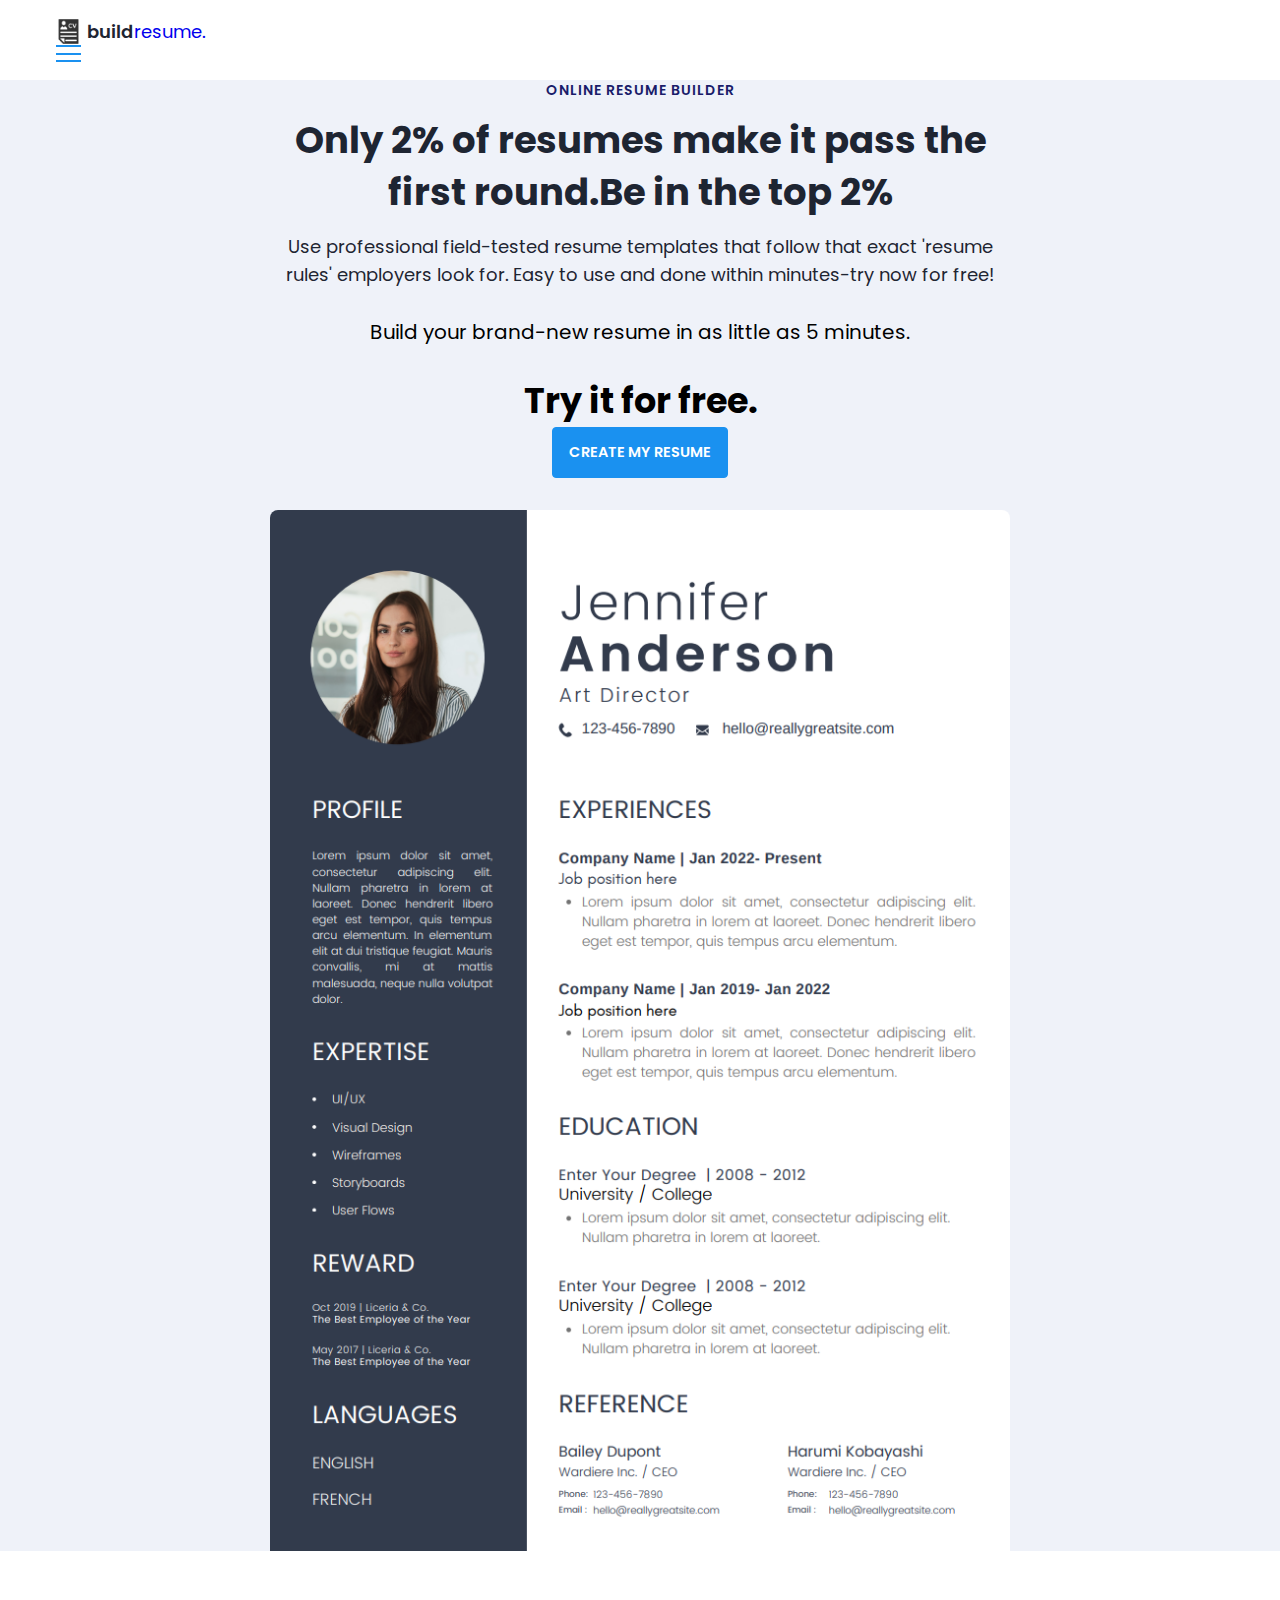
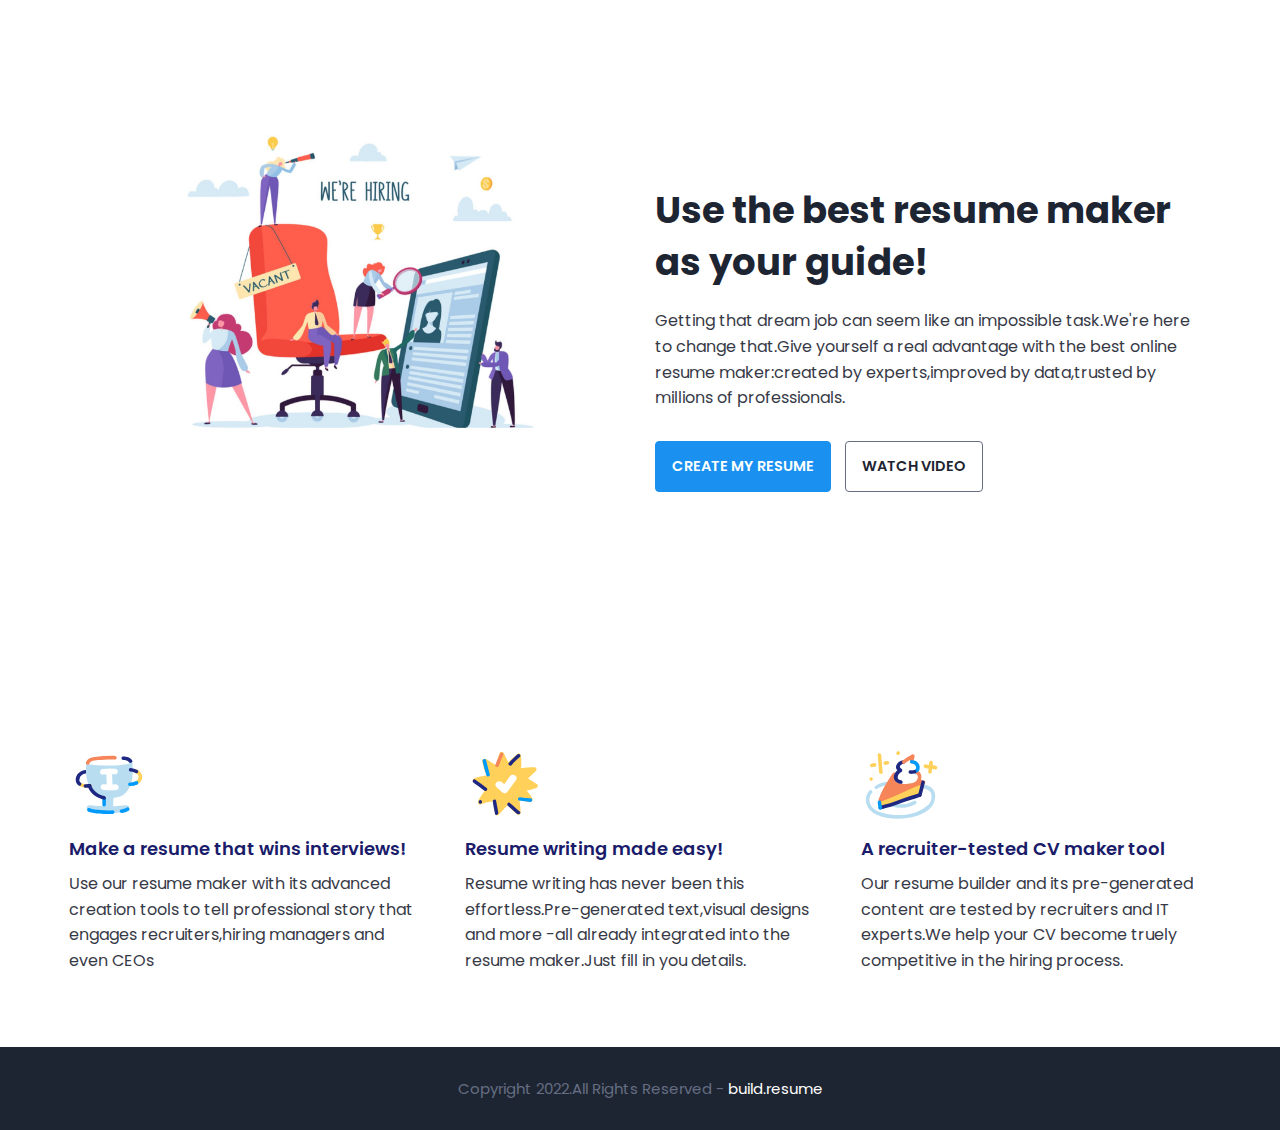
<file: index.html>
<html lang="en">
  <head>
    <meta charset="UTF-8" />
    <meta name="viewport" content="width=device-width, initial-scale=1.0" />
    <title>MyResume</title>
    <link rel="stylesheet" href="style5.css" />
  </head>
  <body>
    <nav class="navbar bg-white">
      <div class="container">
        <div class="navbar-content">
          <div class="brand-and-toogler">
            <a href="online_resume.html" class="navbar-brand">
              <img src="img/resume-icon.jpg" alt="" class="navbar-brand-icon" />
              <span class="navbar-brand-text">build</span>
              <span>resume.</span>
            </a>
            <button type="button" class="navbar-toggler-btn">
              <div class="bars">
                <div class="bar"></div>
                <div class="bar"></div>
                <div class="bar"></div>
              </div>
            </button>
          </div>
        </div>
      </div>
    </nav>
    <header class="header bg-bright" id="header">
      <div class="container">
        <div class="header-content text-center">
          <h6 class="text-uppercase text-blue-dark fs-14 fw-6 ls-1">
            Online resume builder
          </h6>
          <h1 class="lg-title">
            Only 2% of resumes make it pass the first round.Be in the top 2%
          </h1>
          <p class="text-dark fs-18">
            Use professional field-tested resume templates that follow that
            exact 'resume rules' employers look for. Easy to use and done within
            minutes-try now for free!
          </p>
          <p style="font-size: 2rem">
            Build your brand-new resume in as little as 5 minutes.
          </p>
          <b style="font-size: 3.5rem; font-weight: 900px">
            Try it for free.
          </b>
          <div>
            <a href="resume.html" class="btn btn-primary text-uppercase"
              >create my resume</a
            >
          </div>
          <img src="img/resume.png" />
        </div>
      </div>
    </header>
    <div class="section-one">
      <div class="container">
        <div class="section-one-content">
          <div class="section-one-l">
            <img src="img/hiring.jpg" />
          </div>
          <div class="section-one-r teext-center">
            <h2 class="lg-title">Use the best resume maker as your guide!</h2>
            <p class="text">
              Getting that dream job can seem like an impossible task.We're here
              to change that.Give yourself a real advantage with the best online
              resume maker:created by experts,improved by data,trusted by
              millions of professionals.
            </p>
            <div class="btn-group">
              <a href="resume.html" class="btn btn-primary text-uppercase"
                >create my resume</a
              >
              <a href="img/video.mp4" class="btn btn-secondary text-uppercase"
                >Watch video</a
              >
            </div>
          </div>
        </div>
      </div>
    </div>
    <div class="section-two bg-right">
      <div class="container">
        <div class="section-two-content">
          <div class="section-items">
            <div class="section-item">
              <div class="section-item-icon">
                <img src="img/win.svg" />
              </div>
              <h5 class="section-item-title">
                Make a resume that wins interviews!
              </h5>
              <p class="text">
                Use our resume maker with its advanced creation tools to tell
                professional story that engages recruiters,hiring managers and
                even CEOs
              </p>
            </div>
            <div class="section-item">
              <div class="section-item-icon">
                <img src="img/tick.svg" />
              </div>
              <h5 class="section-item-title">Resume writing made easy!</h5>
              <p class="text">
                Resume writing has never been this effortless.Pre-generated
                text,visual designs and more -all already integrated into the
                resume maker.Just fill in you details.
              </p>
            </div>
            <div class="section-item">
              <div class="section-item-icon">
                <img src="img/plus.svg" />
              </div>
              <h5 class="section-item-title">
                A recruiter-tested CV maker tool
              </h5>
              <p class="text">
                Our resume builder and its pre-generated content are tested by
                recruiters and IT experts.We help your CV become truely
                competitive in the hiring process.
              </p>
            </div>
          </div>
        </div>
      </div>
    </div>
    <footer class="footer bg-dark">
      <div class="container">
        <div class="footer-content text-center">
          <p class="fs-15">
            Copyright 2022.All Rights Reserved - <span>build.resume</span>
          </p>
        </div>
      </div>
    </footer>
  </body>
</html>
</file>
<file: style5.css>
@import url('https://fonts.googleapis.com/css2?family=Manrope:wght@200;300;400;500;600;700;800&family=Poppins:ital,wght@0,100;0,200;0,300;0,400;0,500;0,600;0,700;0,800;0,900;1,100;1,200;1,300;1,400;1,500;1,600;1,700;1,800;1,900&display=swap');

:root{
    --clr-blue: #1A91F0;
    --clr-blue-mid: #1170CD;
    --clr-blue-dark: #1A1C6A;
    --clr-white: #fff;
    --clr-bright: #EFF2F9;
    --clr-dark: #1e2532;
    --clr-black: #000;
    --clr-grey: #656e83;
    --clr-green: rgb(36, 81, 36);
    --font-poppins: 'Poppins', sans-serif;
    --font-manrope: 'Manrope', sans-serif;;
    --transition: all 300ms ease-in-out;
}

*{
    padding: 0;
    margin: 0;
    box-sizing: border-box;
}

html{
    font-size: 10px;
}

body{
  width: 100%;
  height: 100%;
    font-size: 1.6rem;
    font-family: var(--font-poppins);
}

button{
    border: none;
    background-color: transparent;
    outline: 0;
    cursor: pointer;
    font-family: inherit;
}

img{
    width: 100%;
  
    display: block;
   
    
}


a{
    text-decoration: none;
}

/* fonts */
.font-poppins{font-family: var(--font-poppins);}
.font-manrope{font-family: var(--font-manrope);}

/* text colors */
.text-blue{color: var(--clr-blue);}
.text-blue-mid{color: var(--clr-blue-mid);}
.text-blue-dark{color: var(--clr-blue-dark);}
.text-bright{color: var(--clr-bright);}
.text-dark{color: var(--clr-dark);}
.text-grey{color: var(--clr-grey);}
.text-white{color: var(--clr-white);}

/* backgrounds */
.bg-blue{background-color: var(--clr-blue);}
.bg-blue-mid{background-color: var(--clr-blue-mid);}
.bg-blue-dark{background-color: var(--clr-blue-dark);}
.bg-bright{background-color: var(--clr-bright);}
.bg-dark{background-color: var(--clr-dark);}
.bg-grey{background-color: var(--clr-grey);}
.bg-white{background-color: var(--clr-white);}
.bg-black{background-color: var(--clr-black);}
.bg-green{background-color: var(--clr-green);}

.text-center{ text-align: center;}
.text-left{text-align: left;}
.text-right{text-align: right;}
.text-uppercase{text-transform: uppercase;}
.text-lowercase{text-transform: lowercase;}
.text-capitalize{text-transform: capitalize;}
.text{
    color: var(--clr-dark);
    opacity: 0.9;
    margin: 2rem 0;
    line-height: 1.6;
}

.fw-2{font-weight: 200;}
.fw-3{font-weight: 300;}
.fw-4{font-weight: 400;}
.fw-5{font-weight: 500;}
.fw-6{font-weight: 600;}
.fw-7{font-weight: 700;}
.fw-8{font-weight: 800;}

.fs-13{font-size: 13px;}
.fs-14{font-size: 14px;}
.fs-15{font-size: 15px;}
.fs-16{font-size: 16px;}
.fs-17{font-size: 17px;}
.fs-18{font-size: 18px;}
.fs-19{font-size: 19px;}
.fs-20{font-size: 20px;}
.fs-21{font-size: 21px;}
.fs-22{font-size: 22px;}
.fs-23{font-size: 23px;}
.fs-24{font-size: 24px;}
.fs-25{font-size: 25px;}

.ls-1{letter-spacing: 1px;}
.ls-2{letter-spacing: 2px;}

.container{
    max-width: 1200px;
    margin: 0 auto;
    padding: 0 1.6rem;
}

/* bars button */
.bars{
    display: flex;
    flex-direction: column;
    justify-content: space-between;
    height: 16.5px;
    width: 25px;
}
.bars .bar{
    width: 100%;
    height: 2px;
    background-color: var(--clr-blue);
    transition: var(--transition);
}

.bars:hover .bar{
    background-color: var(--clr-dark);
}

/* buttons */
.btn{
    font-size: 14.5px;
    font-weight: 600;
    padding: 1.4rem 1.6rem;
    border-radius: 4px;
    display: inline-block;
}

.btn-primary{
    background-color: var(--clr-blue);
    color: var(--clr-white);
    border: 1px solid var(--clr-blue);
    transition: var(--transition);
}

.btn-primary:hover{
    background-color: transparent;
    color: var(--clr-dark);
    border-color: var(--clr-grey);
}

.btn-secondary{
    background-color: transparent;
    color: var(--clr-dark);
    border: 1px solid var(--clr-grey);
    transition: var(--transition);
}

.btn-secondary:hover{
    background-color: var(--clr-blue);
    color: var(--clr-white);
    border-color: var(--clr-blue);
}

.btn-group button:first-child, .btn-group a:first-child{
    margin-right: 1rem!important;
}

/* navbar part */
.navbar{
    height: 80px;
    display: flex;
    align-items: center;
    box-shadow: rgba(0, 0, 0, 0.08) 0px 3px 8px;
}

.navbar .container{
    width: 100%;
}

.navbar-brand{
    display: flex;
    align-items: center;
    justify-content: flex-start;
    font-size: 1.8rem;
}
.navbar-brand-text{
    color: var(--clr-dark);
    font-weight: 600;
}
.navbar-brand-text span{
    color: var(--clr-blue);
}
.navbar-brand-icon{
    width: 25px;
    margin-right: 6px;
    opacity: 0.8;
}
.brand-and-toggler{
    display: flex;
    align-items: center;
    justify-content: space-between;
}
.header{
    min-height: calc(100vh - 80px);
    display: flex;
    flex-direction: column;
    align-items: center;
    justify-content: center;
}
.header-content{
    max-width: 740px;
    margin-right: auto;
    margin-left: auto;
}
.header-content img{
    max-width: 760px;
    border-top-right-radius: 8px;
    border-top-left-radius: 8px;
    margin-top: 3.2rem;
}
.lg-title{
    margin: 1.4rem 0;
    font-size: 37px;
    line-height: 1.4;
    color: var(--clr-dark);
}
.header-content p{
    margin-bottom: 2.6rem;
    line-height: 1.6;
}


/* section one */
.section-one{
    padding: 64px 0;
    min-height: 80vh;
    display: flex;
    align-items: center;
}
.section-one-l img{
    max-width: 545px;
    margin-right: auto;
    margin-left: auto;
}
.section-one-r{
    margin-top: 4rem;
}

.section-one .btn-group{
    margin-top: 2rem;
}
.section-one-r{
    max-width: 545px;
    margin-right: auto;
    margin-left: auto;
}
.section-one-r .btn-group{
    margin-top: 3rem;
}

/* section two */
.section-two{
    padding: 64px 0;
}
.section-two .section-items{
    display: grid;
    gap: 2rem;
}

.section-two .section-item{
    max-width: 350px;
    text-align: center;
    margin-right: auto;
    margin-left: auto;
}
.section-two .section-item-icon{
    margin: 1rem 0;
}
.section-two .section-item-icon img{
    width: 80px;
    margin-right: auto;
    margin-left: auto;
}
.section-two .section-item-title{
    color: var(--clr-blue-dark);
    font-size: 1.8rem;
    font-weight: 600;
}
.section-two .text{
    margin: 0.9rem 0;
}

/* footer */
.footer{
    padding: 3rem 0;
}
.footer-content p{
    color: var(--clr-grey);
}
.footer-content p span{
    color: var(--clr-white);
}

/* media queries */
@media screen and (min-width: 768px){
    .section-two .section-items{
        grid-template-columns: repeat(2, 1fr);
    }
}

@media screen and (min-width: 992px){
    .section-one-content{
        display: grid;
        grid-template-columns: repeat(2, 1fr);
        column-gap: 3rem;
    }
    .section-one-r{
        text-align: left;
    }
    .section-two .section-items{
        grid-template-columns: repeat(3, 1fr);
    }
    .section-two .section-item{
        text-align: left;
    }
    .section-two .section-item-icon img{
        margin-left: 0;
    }
}



/* resume page */
#about-sc{
    padding: 64px 0;
}

.cv-form-row-title{
    background-color: var(--clr-dark);
    padding: 0.8rem 1.6rem;
    margin-bottom: 2rem;
}

.cv-form-row-title h3{
    color: var(--clr-white);
    font-weight: 500;
    text-transform: uppercase;
    letter-spacing: 1.5px;
    font-size: 1.7rem;
}
.cv-form-blk{
    margin: 3rem 0;
}
.cv-form-row{
    padding: 3rem 2rem 0 2rem;
    border: 1px solid rgba(0, 0, 0, 0.08);
    margin-bottom: 1rem;
    position: relative;
}
textarea{
    resize: none;
}
.form-elem{
    margin-bottom: 3rem;
    position: relative;
}
.form-label{
    display: block;
    font-weight: 600;
    font-size: 14px;
    color: var(--clr-dark);
    margin-bottom: 0.5rem;
}
.form-control{
    border-radius: none;
    border: 1px solid rgba(0, 0, 0, 0.1);
    font-size: 14px;
    padding: 0.8rem 1.6rem;
    font-family: inherit;
    width: 100%;
    outline: 0;
    transition: var(--transition);
}

.form-control:focus{
    border-color: rgba(0, 0, 0, 0.3);
}
.form-text{
    color: #ca0b00;
    font-size: 12px;
    position: absolute;
    letter-spacing: 0.5px;
    top: calc(100% + 2px);
    left: 0;
    width: 100%;
}
.cols-3, .cols-2{
    display: grid;
}
.repeater-add-btn{
    width: 25px;
    height: 25px;
    background-color: var(--clr-blue-mid);
    font-size: 1.6rem;
    color: var(--clr-white);
    margin: 1rem 0;
}
.repeater-remove-btn{
    position: absolute;
    top: 10px;
    right: 10px;
    z-index: 999;
    width: 25px;
    height: 25px;
    border-radius: 50%;
    background-color: #ca0b00;
    color: var(--clr-white);
    font-size: 1.6rem;
}

/* preview section */
.preview-cnt{
    border-radius: 5px;
    display: grid;
    grid-template-columns: 32% auto;
    box-shadow: rgba(149, 157, 165, 0.2) 0px 8px 24px;
    overflow: hidden;
}

.preview-cnt-l{
    padding: 3rem 3rem 2rem 3rem;
}
.preview-cnt-r{
    padding: 3rem 3rem 3rem 4rem;
}
.preview-cnt-l .preview-blk:nth-child(1){
    text-align: center;
}
.preview-image{
    width: 120px;
    height: 120px;
    border-radius: 50%;
    overflow: hidden;
    margin-right: auto;
    margin-left: auto;
}
.preview-image img{
    width: 100%;
    height: 100%;
    object-fit: cover;
}
.preview-item-name{
    font-size: 2.4rem;
    font-weight: 600;
    margin: 1.8rem 0;
    position: relative;
}
.preview-item-name::after{
    position: absolute;
    content: "";
    bottom: -10px;
    width: 50px;
    height: 1.5px;
    background-color: rgba(255, 255, 255, 0.5);
    left: 50%;
    transform: translateX(-50%);
}
.preview-blk{
    padding: 1rem 0;
    margin-bottom: 1rem;
}
.preview-blk-title h3{
    text-transform: uppercase;
    letter-spacing: 0.5px;
    border-bottom: 0.5px solid rgba(0, 0, 0, 0.08);
    padding-bottom: 0.5rem;
}
.preview-blk-title{
    margin-bottom: 1rem;
}
.preview-blk-list .preview-item{
    font-size: 1.5rem;
    margin-bottom: 0.2rem;
    opacity: 0.95;
}
.preview-cnt-r .preview-blk-title{
    color: var(--clr-dark);
}
.preview-cnt-r .preview-blk-list .preview-item{
    margin-top: 1.8rem;
}

.achievements-items.preview-blk-list .preview-item span:first-child,
.educations-items.preview-blk-list .preview-item span:first-child,
.experiences-items.preview-blk-list .preview-item span:first-child{
    display: block;
    font-weight: 600;
    margin-bottom: 1rem;
    background-color: rgba(0, 0, 0, 0.03);
}

.educations-items.preview-blk-list .preview-item span:nth-child(2),
.experiences-items.preview-blk-list .preview-item span:nth-child(2){
    font-weight: 600;
    margin-right: 1rem;
}


.experiences-items.preview-blk-list .preview-item span:nth-child(3){
    font-style: italic;
    margin-right: 1rem;
}
.educations-items.preview-blk-list .preview-item span:nth-child(3),
.educations-items.preview-blk-list .preview-item span:nth-child(4),
.educations-items.preview-blk-list .preview-item span:nth-child(5),


.experiences-items.preview-blk-list .preview-item span:nth-child(4),
.experiences-items.preview-blk-list .preview-item span:nth-child(5){
    margin-right: 1rem;
    background-color: var(--clr-green);
    color: var(--clr-white);
    padding: 0 1rem;
    border-radius: 0.6rem;
}
.educations-items.preview-blk-list .preview-item span:nth-child(6),
.educations-items.preview-blk-list .preview-item span:nth-child(7),
.experiences-items.preview-blk-list .preview-item span:nth-child(6){
    font-size: 13.5px;
    display: block;
    opacity: 0.8;
    margin-top: 1rem;
}
.projects-items.preview-blk-list .preview-item span{
    display: block;
}

@media screen and (min-width: 768px){
    .cols-3{
        grid-template-columns: repeat(3, 1fr);
        column-gap: 2rem;
    }
    .cols-2{
        grid-template-columns: repeat(2, 1fr);
        column-gap: 2rem;
    }
}

@media screen and (min-width: 992px){
    .cv-form-row{
        padding: 3rem 3rem 0rem 3rem;
    }
    .cols-3{
        grid-template-columns: repeat(3, 1fr);
    }
}

.print-btn-sc{
    margin: 2rem 0 6rem 0;
}

/* print section */
@media print{
    body *{
        visibility: hidden;
    }

    .non_print_area{
        display: none;
    }

    .print_area, .print_area *{
        visibility: visible;
    }

    .print_area{
        width: 100%;
        position: absolute;
        left: 0;
        top: 0;
        overflow: hidden;
    }
}
</file>
